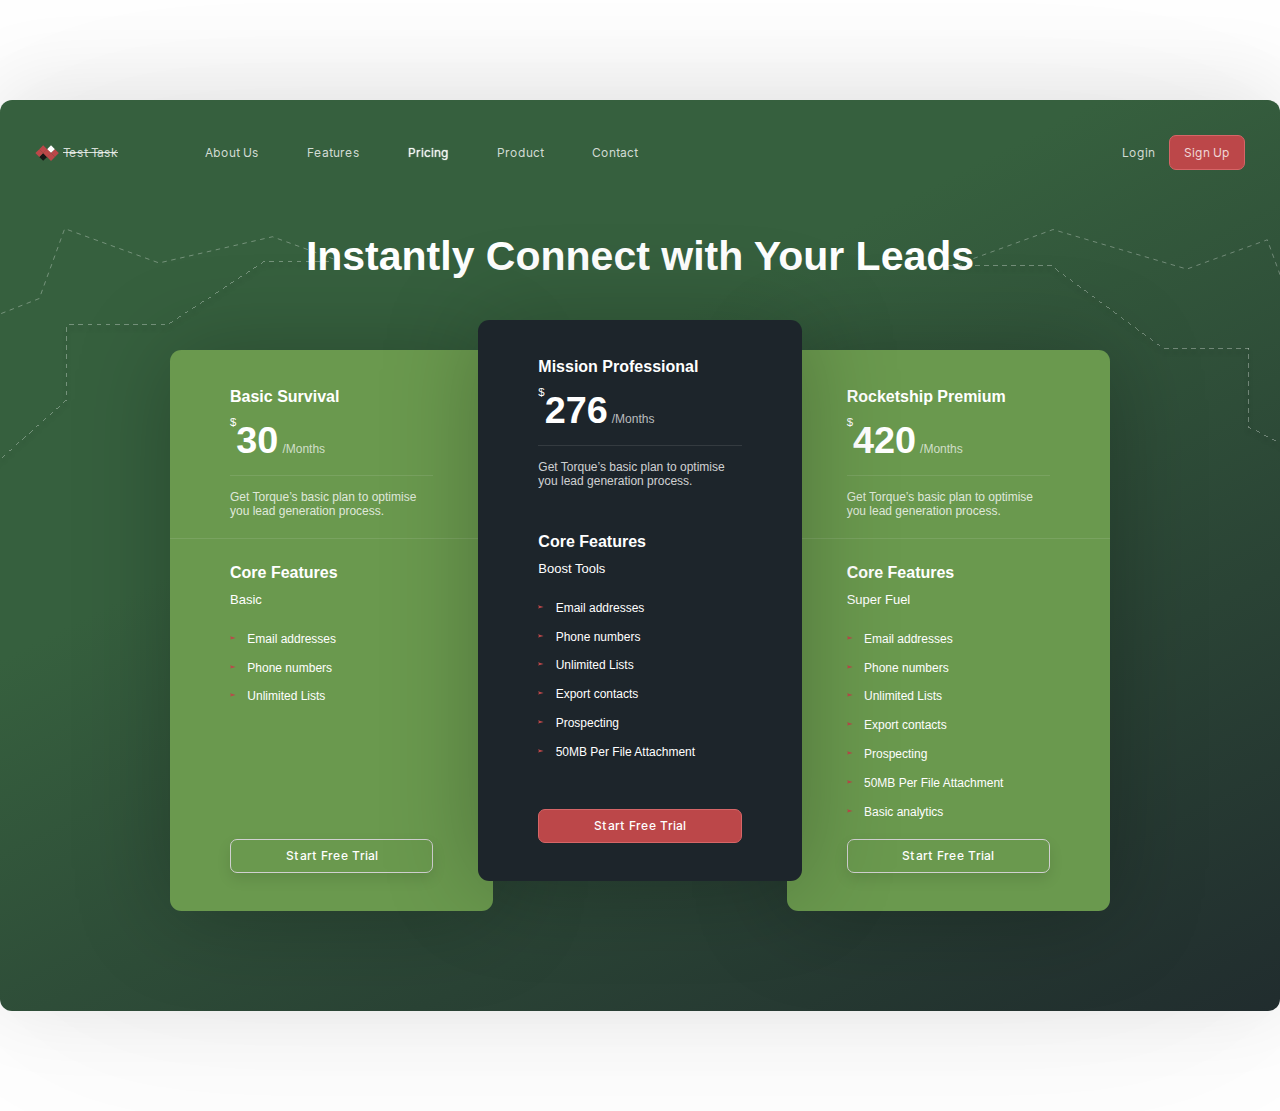
<file: app/index.html>
<!DOCTYPE html>
<html lang="ru" class="page">

<head>
  <meta charset="UTF-8">
  <meta name="viewport" content="width=device-width, initial-scale=1.0">
  <link rel="shortcut icon" href="favicon.ico" type="image/x-icon">
  <meta http-equiv="X-UA-Compatible" content="ie=edge">
  <meta name="theme-color" content="#111111">
  <title>Test Task</title>
  <link rel="stylesheet" href="css/vendor.css">
  <link rel="stylesheet" href="css/main.css">
  <script defer src="js/main.js"></script>
</head>

<body class="page__body">
  <div class="site-container">
    <!-- Header -->
<header class="header">
  <div class="container">
    <div class="header__inner">
      <div class="header__logo">
        <img loading="lazy" src="img/logo.svg" class="image" alt="logo">
        <span>Test Task</span>
      </div>
      <nav class="header__nav">
        <ul class="header__list header__list--pc">
          <li class="header__item">
            <a href="#" class="header__link">About Us</a>
          </li>
          <li class="header__item">
            <a href="#" class="header__link">Features</a>
          </li>
          <li class="header__item">
            <a href="#" class="header__link active">Pricing</a>
          </li>
          <li class="header__item">
            <a href="#" class="header__link">Product</a>
          </li>
          <li class="header__item">
            <a href="#" class="header__link">Contact</a>
          </li>
        </ul>
      </nav>

      <div class="header__personal personal-nav">
        <ul class="personal-nav__items">
          <li class="personal-nav__item"><button class="personal-nav__btn btn-reset">Login</button></li>
          <li class="personal-nav__item"><button class="personal-nav__btn btn btn--red">Sign Up</button></li>
        </ul>
      </div>

      <div class="header__mobile">
        <button class="header__burger burger" aria-label="Открыть меню" aria-expanded="false" data-burger></button>

        <nav class="header__nav--mobile" data-menu>
          <ul class="header__list header__list--mobile">
            <li class="header__item">
              <a href="#" class="header__link">About Us</a>
            </li>
            <li class="header__item">
              <a href="#" class="header__link">Features</a>
            </li>
            <li class="header__item">
              <a href="#" class="header__link ">Pricing</a>
            </li>
            <li class="header__item">
              <a href="#" class="header__link">Product</a>
            </li>
            <li class="header__item">
              <a href="#" class="header__link">Contact</a>
            </li>
          </ul>
        </nav>
      </div>

    </div>

  </div>
</header>

<!--End Header -->

    <main class="main">
      <div class="main__fon main__fon--left"></div>
      <div class="main__fon main__fon--right"></div>
      <div class="container">
        <div class="main__inner">
          <h1 class="main__title">Instantly Connect with Your Leads</h1>
          <ul class="main__cards">
            <li class="main__card card card--green">
              <div class="card__inner">
                <div class="card__header">
                  <span class="card__title">Basic Survival</span>
                  <div class="card__description description-card description-card--easy-green">
                    <button class="description-card__button btn-reset" data-text="₽" data-text1="$"></button>
                    <span class="description-card__quantity">30</span>
                    <span class="description-card__info">/Months</span>
                  </div>
                  <div class="card__text">
                    Get Torque’s basic plan to optimise you lead generation process.
                  </div>
                </div>
                <div class="card__body card__body--border-top">
                  <span class="card__title">Core Features</span>
                  <span class="card__subtitle">Basic</span>
                  <ul class="card__list">
                    <li class="card__item">
                      <a class="card__link" target="_blank" href="mailto:">
                        <svg class="card__icon">
                          <use xlink:href="img/sprite.svg#arrow-right"></use>
                        </svg>
                        Email addresses
                      </a>
                    </li>
                    <li class="card__item">
                      <a class="card__link" target="_blank" href="tel:+79991112233">
                        <svg class="card__icon">
                          <use xlink:href="img/sprite.svg#arrow-right"></use>
                        </svg>
                        Phone numbers
                      </a>
                    </li>
                    <li class="card__item">
                      <a class="card__link" href="#">
                        <svg class="card__icon">
                          <use xlink:href="img/sprite.svg#arrow-right"></use>
                        </svg>
                        Unlimited Lists
                      </a>
                    </li>
                  </ul>
                  <button class="card__button btn btn--green">Start Free Trial</button>
                </div>
              </div>
            </li>

            <li class="main__card card card--black">
              <div class="card__inner">
                <div class="card__header">
                  <span class="card__title">Mission Professional</span>
                  <div class="card__description description-card description-card--easy-black">
                    <button class="description-card__button btn-reset"data-text="₽" data-text1="$"></button>
                    <span class="description-card__quantity">276</span>
                    <span class="description-card__info">/Months</span>
                  </div>
                  <div class="card__text">
                    Get Torque’s basic plan to optimise you lead generation process.
                  </div>
                </div>
                <div class="card__body">
                  <span class="card__title">Core Features</span>
                  <span class="card__subtitle">Boost Tools</span>
                  <ul class="card__list">
                    <li class="card__item">
                      <a class="card__link" target="_blank" href="mailto:">
                        <svg class="card__icon">
                          <use xlink:href="img/sprite.svg#arrow-right"></use>
                        </svg>
                        Email addresses
                      </a>
                    </li>
                    <li class="card__item">
                      <a class="card__link" target="_blank" href="tel:+79991112233">
                        <svg class="card__icon">
                          <use xlink:href="img/sprite.svg#arrow-right"></use>
                        </svg>
                        Phone numbers
                      </a>
                    </li>
                    <li class="card__item">
                      <a class="card__link" href="#">
                        <svg class="card__icon">
                          <use xlink:href="img/sprite.svg#arrow-right"></use>
                        </svg>
                        Unlimited Lists
                      </a>
                    </li>
                    <li class="card__item">
                      <a class="card__link" href="#">
                        <svg class="card__icon">
                          <use xlink:href="img/sprite.svg#arrow-right"></use>
                        </svg>
                        Export contacts
                      </a>
                    </li>
                    <li class="card__item">
                      <a class="card__link" href="#">
                        <svg class="card__icon">
                          <use xlink:href="img/sprite.svg#arrow-right"></use>
                        </svg>
                        Prospecting
                      </a>
                    </li>
                    <li class="card__item">
                      <a class="card__link" href="#">
                        <svg class="card__icon">
                          <use xlink:href="img/sprite.svg#arrow-right"></use>
                        </svg>
                        50MB Per File Attachment
                      </a>
                    </li>
                  </ul>
                  <button class="card__button btn btn--red">Start Free Trial</button>
                </div>
              </div>
            </li>

            <li class="main__card card card--green">
              <div class="card__inner">
                <div class="card__header">
                  <span class="card__title">Rocketship Premium</span>
                  <div class="card__description description-card description-card--easy-green">
                    <button class="description-card__button btn-reset"data-text="₽" data-text1="$"></button>
                    <span class="description-card__quantity">420</span>
                    <span class="description-card__info">/Months</span>
                  </div>
                  <div class="card__text">
                    Get Torque’s basic plan to optimise you lead generation process.
                  </div>
                </div>
                <div class="card__body card__body--border-top">
                  <span class="card__title">Core Features</span>
                  <span class="card__subtitle">Super Fuel</span>
                  <ul class="card__list">
                    <li class="card__item">
                      <a class="card__link" target="_blank" href="mailto:">
                        <svg class="card__icon">
                          <use xlink:href="img/sprite.svg#arrow-right"></use>
                        </svg>
                        Email addresses
                      </a>
                    </li>
                    <li class="card__item">
                      <a class="card__link" target="_blank" href="tel:+79991112233">
                        <svg class="card__icon">
                          <use xlink:href="img/sprite.svg#arrow-right"></use>
                        </svg>
                        Phone numbers
                      </a>
                    </li>
                    <li class="card__item">
                      <a class="card__link" href="#">
                        <svg class="card__icon">
                          <use xlink:href="img/sprite.svg#arrow-right"></use>
                        </svg>
                        Unlimited Lists
                      </a>
                    </li>
                    <li class="card__item">
                      <a class="card__link" href="#">
                        <svg class="card__icon">
                          <use xlink:href="img/sprite.svg#arrow-right"></use>
                        </svg>
                        Export contacts
                      </a>
                    </li>
                    <li class="card__item">
                      <a class="card__link" href="#">
                        <svg class="card__icon">
                          <use xlink:href="img/sprite.svg#arrow-right"></use>
                        </svg>
                        Prospecting
                      </a>
                    </li>
                    <li class="card__item">
                      <a class="card__link" href="#">
                        <svg class="card__icon">
                          <use xlink:href="img/sprite.svg#arrow-right"></use>
                        </svg>
                        50MB Per File Attachment
                      </a>
                    </li>
                    <li class="card__item">
                      <a class="card__link" href="#">
                        <svg class="card__icon">
                          <use xlink:href="img/sprite.svg#arrow-right"></use>
                        </svg>
                        Basic analytics
                      </a>
                    </li>
                  </ul>
                  <button class="card__button btn btn--green">Start Free Trial</button>
                </div>
              </div>
            </li>
          </ul>
        </div>
      </div>
    </main>
  </div>
</body>

</html>
</file>
<file: app/css/main.css>
:root {
  --font-family: "Inter-Regular", sans-serif;
  --content-width: 12400px;
  --container-offset: 15px;
  --container-width: calc(var(--content-width) + (var(--container-offset) * 2));
  --light-color: #fff;
}

/* stylelint-disable */ /* stylelint-disable */ /* stylelint-disable */
.custom-checkbox__field:checked + .custom-checkbox__content::after {
  opacity: 1;
}

.custom-checkbox__field:focus + .custom-checkbox__content::before {
  outline: 2px solid #f00;
  outline-offset: 2px;
}

.custom-checkbox__field:disabled + .custom-checkbox__content {
  opacity: 0.4;
  pointer-events: none;
}

/* stylelint-disable */ /* stylelint-disable */ /* stylelint-disable value-keyword-case */
@font-face {
  font-family: "Inter";
  src: url("../fonts/../fonts/Inter-Regular.woff2") format("woff2");
  font-weight: 400;
  font-display: swap;
  font-style: normal;
}
@font-face {
  font-family: "Inter";
  src: url("../fonts/../fonts/Inter-Medium.woff2") format("woff2");
  font-weight: 500;
  font-display: swap;
  font-style: normal;
}
@font-face {
  font-family: "Inter";
  src: url("../fonts/../fonts/Inter-SemiBold.woff2") format("woff2");
  font-weight: 600;
  font-display: swap;
  font-style: normal;
}
@font-face {
  font-family: "Inter";
  src: url("../fonts/../fonts/Inter-Bold.woff2") format("woff2");
  font-weight: 700;
  font-display: swap;
  font-style: normal;
}
@font-face {
  font-family: "Inter";
  src: url("../fonts/../fonts/Inter-ExtraBold.woff2") format("woff2");
  font-weight: 800;
  font-display: swap;
  font-style: normal;
}
html {
  -webkit-box-sizing: border-box;
  box-sizing: border-box;
}

*,
*::before,
*::after {
  -webkit-box-sizing: inherit;
  box-sizing: inherit;
}

.page {
  height: 100%;
  font-family: var(--font-family, sans-serif);
  -webkit-text-size-adjust: 100%;
}

.page__body {
  margin: 0;
  min-width: 320px;
  min-height: 100%;
  font-size: 12px;
  display: -webkit-box;
  display: -ms-flexbox;
  display: flex;
}

img {
  height: auto;
  max-width: 100%;
  -o-object-fit: cover;
  object-fit: cover;
}

a {
  text-decoration: none;
}

.site-container {
  overflow: hidden;
  background: var(--ui-bg, #E6E9EC);
  display: -webkit-box;
  display: -ms-flexbox;
  display: flex;
  -webkit-box-orient: vertical;
  -webkit-box-direction: normal;
  -ms-flex-direction: column;
  flex-direction: column;
  min-height: 100%;
  -webkit-box-flex: 1;
  -ms-flex-positive: 1;
  flex-grow: 1;
}

.is-hidden {
  display: none !important; /* stylelint-disable-line declaration-no-important */
}

.btn-reset {
  border: none;
  padding: 0;
  background-color: transparent;
  cursor: pointer;
}

.list-reset {
  list-style: none;
  margin: 0;
  padding: 0;
}

.input-reset {
  -webkit-appearance: none;
  -moz-appearance: none;
  appearance: none;
  border: none;
  border-radius: 0;
  background-color: #fff;
}
.input-reset::-webkit-search-decoration, .input-reset::-webkit-search-cancel-button, .input-reset::-webkit-search-results-button, .input-reset::-webkit-search-results-decoration {
  display: none;
}

.visually-hidden {
  position: absolute;
  overflow: hidden;
  margin: -1px;
  border: 0;
  padding: 0;
  width: 1px;
  height: 1px;
  clip: rect(0 0 0 0);
}

.container {
  margin: 0 auto;
  padding: 0px 15px;
  max-width: 1240px;
}
@media (max-width: 768px) {
  .container {
    max-width: 100%;
  }
}

.js-focus-visible :focus:not(.focus-visible) {
  outline: none;
}

.centered {
  text-align: center;
}

.dis-scroll {
  position: fixed;
  left: 0;
  top: 0;
  overflow: hidden;
  width: 100%;
  height: 100vh;
  -ms-scroll-chaining: none;
  overscroll-behavior: none;
}

.main {
  margin-bottom: auto;
}

.page--ios .dis-scroll {
  position: relative;
}

* {
  padding: 0;
  margin: 0;
  -webkit-box-sizing: border-box;
  box-sizing: border-box;
}

ul {
  list-style: none;
}

input,
textarea {
  -moz-appearance: none;
  appearance: none;
  -webkit-appearance: none;
  font-family: inherit;
  border: none;
  color: #000;
  opacity: 1;
  outline: none;
}

a {
  display: inline-block;
  font: inherit;
  color: inherit;
  -webkit-transition: 300ms;
  -o-transition: 300ms;
  transition: 300ms;
  text-decoration: none;
}
a:hover {
  text-decoration: none;
}

.btn {
  border: none;
  background-color: transparent;
  -webkit-transition: 0.3s;
  -o-transition: 0.3s;
  transition: 0.3s;
  cursor: pointer;
  display: -webkit-inline-box;
  display: -ms-inline-flexbox;
  display: inline-flex;
  padding: 9px 14px;
  border-radius: 7px;
  -webkit-box-pack: center;
  -ms-flex-pack: center;
  justify-content: center;
  -webkit-box-align: center;
  -ms-flex-align: center;
  align-items: center;
  color: #FFF;
  font-family: Inter;
  font-size: 12px;
  font-style: normal;
  font-weight: 500;
  transition: 0.3s;
}
.btn--red {
  border: 0.864px solid #D66567;
  background: #BC4749;
}
.btn--green {
  border: 0.864px solid #D0D0D0;
  background: #6A994E;
  -webkit-box-shadow: 0px 6px 14px 0px rgba(0, 0, 0, 0.1);
  box-shadow: 0px 6px 14px 0px rgba(0, 0, 0, 0.1);
}
@media screen and (min-width: 1024px) {
  .btn:hover {
    -webkit-transform: translate(0, -2px);
    -ms-transform: translate(0, -2px);
    transform: translate(0, -2px);
  }
  .btn:active {
    -webkit-transform: translate(0, -1px);
    -ms-transform: translate(0, -1px);
    transform: translate(0, -1px);
  }
}

.header {
  padding: 35px 0px;
}
@media (max-width: 600px) {
  .header {
    padding: 20px 0;
  }
}
.header .burger {
  --burger-width: 36px;
  --burger-height: 36px;
  --burger-line-height: 2px;
  position: relative;
  border: none;
  padding: 0;
  width: var(--burger-width);
  height: var(--burger-height);
  color: #000;
  background-color: transparent;
  cursor: pointer;
  width: 36px;
  height: 36px;
  border-radius: 50%;
  background: var(--ui-white, #FFF);
}
.header .burger::before, .header .burger::after {
  content: "";
  position: absolute;
  left: calc(50% - 8px);
  width: 16px;
  height: var(--burger-line-height);
  background-color: currentColor;
}
.header .burger::before {
  top: calc(50% - 3px);
}
.header .burger::after {
  top: calc(50% + 3px);
}
.header .burger--active::before {
  top: 50%;
  -webkit-transform: rotate(45deg);
  -ms-transform: rotate(45deg);
  transform: rotate(45deg);
  -webkit-transition: top 0.3s ease-in-out, -webkit-transform 0.3s ease-in-out;
  transition: top 0.3s ease-in-out, -webkit-transform 0.3s ease-in-out;
  -o-transition: transform 0.3s ease-in-out, top 0.3s ease-in-out;
  transition: transform 0.3s ease-in-out, top 0.3s ease-in-out;
  transition: transform 0.3s ease-in-out, top 0.3s ease-in-out, -webkit-transform 0.3s ease-in-out;
}
.header .burger--active::after {
  top: 50%;
  -webkit-transform: rotate(-45deg);
  -ms-transform: rotate(-45deg);
  transform: rotate(-45deg);
  -webkit-transition: top 0.3s ease-in-out, -webkit-transform 0.3s ease-in-out;
  transition: top 0.3s ease-in-out, -webkit-transform 0.3s ease-in-out;
  -o-transition: transform 0.3s ease-in-out, top 0.3s ease-in-out;
  transition: transform 0.3s ease-in-out, top 0.3s ease-in-out;
  transition: transform 0.3s ease-in-out, top 0.3s ease-in-out, -webkit-transform 0.3s ease-in-out;
}
.header .burger--active .burger__line {
  -webkit-transform: scale(0);
  -ms-transform: scale(0);
  transform: scale(0);
  -webkit-transition: -webkit-transform 0.3s ease-in-out;
  transition: -webkit-transform 0.3s ease-in-out;
  -o-transition: transform 0.3s ease-in-out;
  transition: transform 0.3s ease-in-out;
  transition: transform 0.3s ease-in-out, -webkit-transform 0.3s ease-in-out;
}
.header .burger.burger--active {
  z-index: 101;
}
.header .burger.burger--active::before, .header .burger.burger--active::after {
  background: #222123;
}
.header__inner {
  display: -webkit-box;
  display: -ms-flexbox;
  display: flex;
  gap: 20px;
}
.header__logo {
  display: -webkit-box;
  display: -ms-flexbox;
  display: flex;
  -webkit-box-align: center;
  -ms-flex-align: center;
  align-items: center;
  gap: 4px;
  -ms-flex-negative: 0;
  flex-shrink: 0;
  margin-right: 67px;
}
.header__logo span {
  color: rgba(255, 255, 255, 0.8);
  font-family: Inter;
  font-size: 12px;
  font-style: normal;
  font-weight: 400;
  line-height: 128.023%;
  text-decoration: line-through;
}
@media (max-width: 768px) {
  .header__logo {
    margin-right: 30px;
  }
}
@media (max-width: 600px) {
  .header__logo {
    margin-right: 0;
  }
}
.header__nav {
  -ms-flex-item-align: center;
  -ms-grid-row-align: center;
  align-self: center;
}
.header__nav--mobile {
  overflow: auto;
}
.header__list--pc {
  display: -webkit-box;
  display: -ms-flexbox;
  display: flex;
  -ms-flex-wrap: wrap;
  flex-wrap: wrap;
  gap: 10px 48px;
}
@media (max-width: 768px) {
  .header__list--pc {
    gap: 10px 15px;
  }
}
@media (max-width: 600px) {
  .header__list--pc {
    display: none;
  }
}
.header__list--mobile {
  display: -webkit-box;
  display: -ms-flexbox;
  display: flex;
  -webkit-box-orient: vertical;
  -webkit-box-direction: normal;
  -ms-flex-direction: column;
  flex-direction: column;
  -webkit-box-align: center;
  -ms-flex-align: center;
  align-items: center;
  gap: 20px;
  height: 100%;
  overflow: auto;
}
.header__list--mobile::-webkit-scrollbar {
  height: 100%;
  width: 4px;
  background: #d0d0d0;
}
.header__list--mobile::-webkit-scrollbar-thumb {
  background-color: #568f02;
}
.header__link {
  color: rgba(255, 255, 255, 0.8);
  font-family: Inter;
  font-size: 12px;
  font-style: normal;
  font-weight: 400;
  line-height: 128.023%;
  -webkit-transition: 0.3s;
  -o-transition: 0.3s;
  transition: 0.3s;
}
@media screen and (min-width: 1024px) {
  .header__link:hover {
    text-shadow: 0px 0px 1px rgb(255, 255, 255);
  }
}
.header__link.active {
  text-shadow: 0px 0px 1px rgb(255, 255, 255);
}
@media (max-width: 600px) {
  .header__link {
    font-size: 18px;
  }
}
.header__personal {
  margin-left: auto;
  position: relative;
  z-index: 101;
}
.header__mobile {
  display: none;
}
@media (max-width: 600px) {
  .header__mobile {
    display: block;
  }
}
.header__nav--mobile {
  position: absolute;
  padding: 80px 10px 20px;
  right: 0px;
  z-index: 100;
  background: #6A994E;
  -webkit-box-shadow: 0px 3.785px 94.621px 0px rgba(0, 0, 0, 0.25);
  box-shadow: 0px 3.785px 94.621px 0px rgba(0, 0, 0, 0.25);
  width: 65%;
  -webkit-transition: 0.8s;
  -o-transition: 0.8s;
  transition: 0.8s;
  top: -100%;
  opacity: 0;
  visibility: hidden;
}
.header__nav--mobile.menu--active {
  top: 0px;
  bottom: 0;
  opacity: 1;
  visibility: visible;
}

.personal-nav__items {
  display: -webkit-box;
  display: -ms-flexbox;
  display: flex;
  -webkit-box-align: center;
  -ms-flex-align: center;
  align-items: center;
  gap: 14px;
}
.personal-nav__item {
  -ms-flex-negative: 0;
  flex-shrink: 0;
}
.personal-nav__btn {
  color: rgba(255, 255, 255, 0.8);
  font-family: Inter;
  font-size: 12px;
  font-style: normal;
  font-weight: 400;
  line-height: 128.023%;
  -webkit-transition: 0.3s;
  -o-transition: 0.3s;
  transition: 0.3s;
}
@media screen and (min-width: 1024px) {
  .personal-nav__btn:hover {
    text-shadow: 0px 0px 1px rgb(255, 255, 255);
  }
}

.page__body {
  padding: 100px 0;
}

.site-container {
  position: relative;
  max-width: 1300px;
  margin: 0px auto;
  border-radius: 12px;
  background: -o-linear-gradient(297deg, #36603E 35.82%, #1E262C 107.75%);
  background: linear-gradient(153deg, #36603E 35.82%, #1E262C 107.75%);
  -webkit-box-shadow: 0px -9.631px 86.681px 0px rgba(0, 0, 0, 0.1), 0px 23.115px 240.782px 0px rgba(0, 0, 0, 0.05);
  box-shadow: 0px -9.631px 86.681px 0px rgba(0, 0, 0, 0.1), 0px 23.115px 240.782px 0px rgba(0, 0, 0, 0.05);
}

.main {
  padding-bottom: 100px;
  position: relative;
}
.main__fon {
  position: absolute;
  width: 336px;
  height: 318px;
}
.main__fon--left {
  left: 0px;
  top: -50px;
  background: url(../img/fon-left.svg) 0/100% no-repeat;
}
.main__fon--right {
  right: 0px;
  top: -60px;
  background: url(../img/fon-right.svg) 0/100% no-repeat;
}
@media (max-width: 768px) {
  .main__fon {
    display: none;
  }
}
@media (max-width: 768px) {
  .main {
    margin-bottom: 40px;
  }
}
.main__inner {
  max-width: 970px;
  margin: 0 auto;
}
.main__title {
  font-size: 41px;
  font-weight: 600;
  color: #fff;
  margin-bottom: 70px;
  text-align: center;
}
@media (max-width: 768px) {
  .main__title {
    margin-bottom: 30px;
    font-size: 26px;
  }
}
.main__cards {
  display: -webkit-box;
  display: -ms-flexbox;
  display: flex;
  -webkit-box-pack: center;
  -ms-flex-pack: center;
  justify-content: center;
}
@media (max-width: 768px) {
  .main__cards {
    -ms-flex-wrap: wrap;
    flex-wrap: wrap;
    gap: 30px;
  }
}
.main__card {
  position: relative;
  z-index: 2;
  width: 33.33333%;
  min-width: 250px;
  opacity: 0;
  visibility: hidden;
}
.main .showCards .main__card:nth-child(1) {
  -webkit-transition: 0.8s 300ms;
  -o-transition: 0.8s 300ms;
  transition: 0.8s 300ms;
  opacity: 1;
  visibility: visible;
}
.main .showCards .main__card:nth-child(2) {
  -webkit-transition: 0.8s 600ms;
  -o-transition: 0.8s 600ms;
  transition: 0.8s 600ms;
  opacity: 1;
  visibility: visible;
}
.main .showCards .main__card:nth-child(3) {
  -webkit-transition: 0.8s 900ms;
  -o-transition: 0.8s 900ms;
  transition: 0.8s 900ms;
  opacity: 1;
  visibility: visible;
}

.card {
  padding: 38px 0px;
  border-radius: 11.354px;
  -webkit-box-shadow: 0px 3.785px 94.621px 0px rgba(0, 0, 0, 0.25);
  box-shadow: 0px 3.785px 94.621px 0px rgba(0, 0, 0, 0.25);
  color: #fff;
  height: inherit;
}
@media (max-width: 768px) {
  .card {
    padding: 20px 0px;
  }
}
.card--green {
  background: #6A994E;
}
.card--black {
  z-index: 3;
  background: #1D252B;
  -webkit-transform: translateY(-30px);
  -ms-transform: translateY(-30px);
  transform: translateY(-30px);
  margin: 0 -15px;
}
@media (max-width: 768px) {
  .card--black {
    -webkit-transform: translateY(0px);
    -ms-transform: translateY(0px);
    transform: translateY(0px);
    margin: 0px;
  }
}
.card__icon {
  fill: #BC4749;
  width: 6px;
  height: 10px;
  display: -webkit-inline-box;
  display: -ms-inline-flexbox;
  display: inline-flex;
  margin-right: 8px;
}
.card__inner {
  display: -webkit-box;
  display: -ms-flexbox;
  display: flex;
  -webkit-box-orient: vertical;
  -webkit-box-direction: normal;
  -ms-flex-direction: column;
  flex-direction: column;
  height: 100%;
}
.card__header {
  padding: 0 60px 20px;
}
@media screen and (max-width: 860px) {
  .card__header {
    padding: 0 20px 20px;
  }
}
.card__title {
  display: block;
  font-size: 16px;
  font-style: normal;
  font-weight: 600;
  margin-bottom: 10px;
}
.card__description {
  margin-bottom: 15px;
}
.card__text {
  color: rgba(255, 255, 255, 0.8);
  font-size: 12px;
}
.card__body {
  height: 100%;
  padding: 25px 60px 0;
  display: -webkit-box;
  display: -ms-flexbox;
  display: flex;
  -webkit-box-orient: vertical;
  -webkit-box-direction: normal;
  -ms-flex-direction: column;
  flex-direction: column;
}
.card__body--border-top {
  border-top: 1px solid #79A360;
}
@media screen and (max-width: 860px) {
  .card__body {
    padding: 20px 20px 0;
  }
}
.card__subtitle {
  display: inline-block;
  font-size: 13px;
  font-weight: 500;
  margin-bottom: 25px;
}
.card__list {
  margin-bottom: 20px;
}
.card__item:not(:last-child) {
  margin-bottom: 15px;
}
.card__link {
  -webkit-transition: 0.3s;
  -o-transition: 0.3s;
  transition: 0.3s;
}
@media screen and (min-width: 1024px) {
  .card__link:hover {
    -webkit-transform: translate(0, -2px);
    -ms-transform: translate(0, -2px);
    transform: translate(0, -2px);
  }
  .card__link:active {
    -webkit-transform: translate(0, -1px);
    -ms-transform: translate(0, -1px);
    transform: translate(0, -1px);
  }
}
.card__button {
  margin-top: auto;
  width: 100%;
}
.card.active .description-card__button::before {
  display: none;
}
.card.active .description-card__button::after {
  content: attr(data-text);
}

.description-card {
  display: -webkit-box;
  display: -ms-flexbox;
  display: flex;
  -webkit-box-align: baseline;
  -ms-flex-align: baseline;
  align-items: baseline;
  padding-bottom: 10px;
}
.description-card--easy-green {
  border-bottom: 1px solid #79A360;
}
.description-card--easy-black {
  border-bottom: 1px solid #343B40;
}
.description-card__button {
  -webkit-transition: 0.3s;
  -o-transition: 0.3s;
  transition: 0.3s;
  -ms-flex-item-align: start;
  align-self: flex-start;
  color: #FFF;
  font-size: 11.354px;
  font-style: normal;
  font-weight: 500;
}
.description-card__button::before {
  content: attr(data-text1);
}
@media screen and (min-width: 1024px) {
  .description-card__button:hover {
    color: #BC4749;
  }
}
.description-card__quantity {
  display: inline-block;
  font-size: 37.848px;
  font-style: normal;
  font-weight: 800;
  line-height: 128.023%;
}
.description-card__info {
  cursor: pointer;
  -webkit-transition: 0.3s;
  -o-transition: 0.3s;
  transition: 0.3s;
  display: inline-block;
  margin-left: 4px;
  color: rgba(255, 255, 255, 0.7);
  transition: 0.3s;
}
@media screen and (min-width: 1024px) {
  .description-card__info:hover {
    color: rgb(255, 255, 255);
  }
}
/*# sourceMappingURL=main.css.map */
</file>
